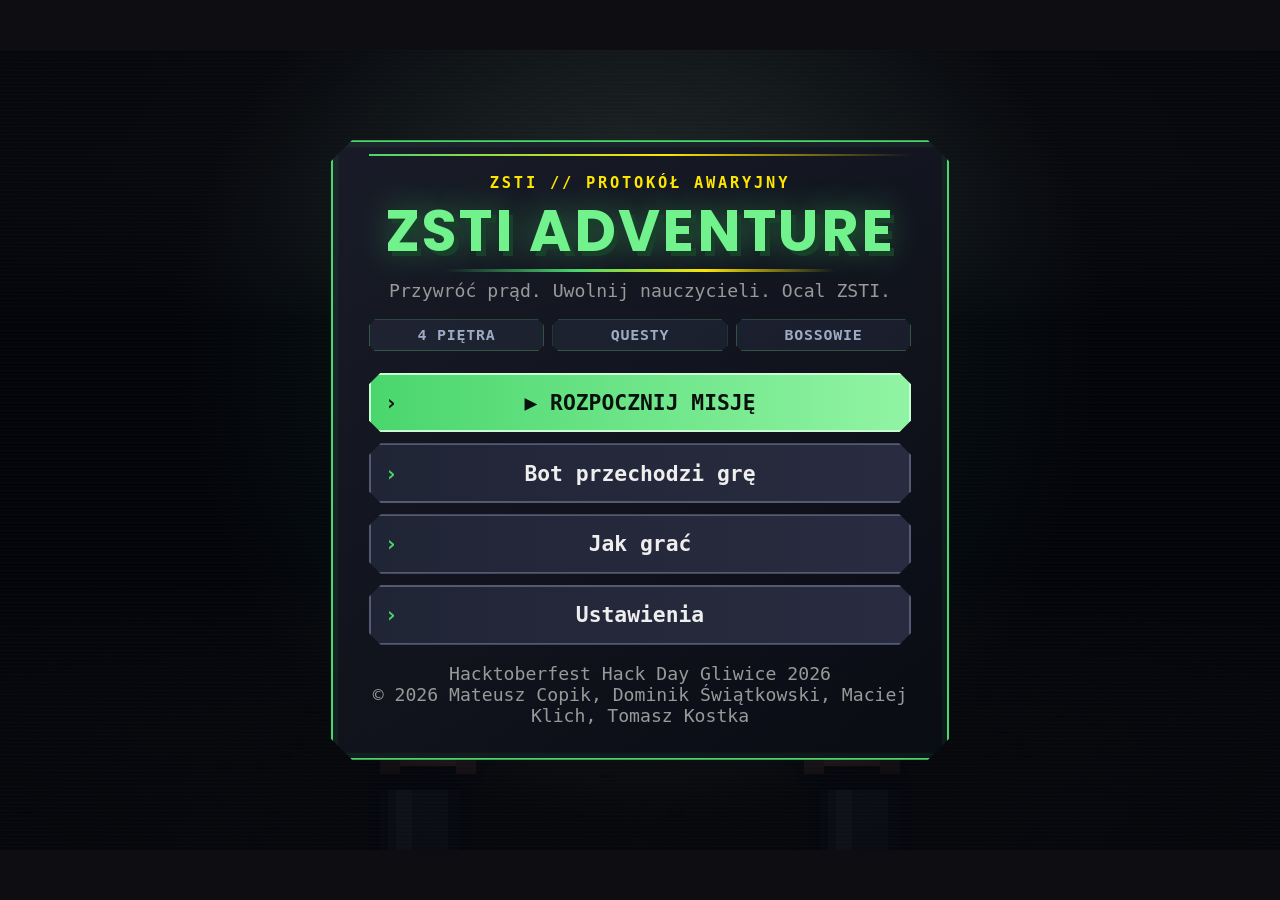
<file: index.html>
<!doctype html>
<html lang="pl" translate="no">
<head>
<meta charset="utf-8">
<meta name="google" content="notranslate">
<meta http-equiv="Content-Language" content="pl">
<meta name="viewport" content="width=device-width, initial-scale=1">
<meta http-equiv="Cache-Control" content="no-cache, no-store, must-revalidate">
<meta http-equiv="Pragma" content="no-cache">
<meta http-equiv="Expires" content="0">
<title>ZSTI ADVENTURE</title>
<script>
// wymusza najnowszy build: gdy version.txt na serwerze jest nowszy niz ta strona (stara kopia z cache), przeladuj z ?v=nowa
(() => {
  const build = '20261015141945';
  fetch('version.txt?t=' + Date.now(), { cache: 'no-store' }).then(r => (r.ok ? r.text() : '')).then(v => {
    v = v.trim();
    const url = new URL(location.href);
    if (v && v !== build && url.searchParams.get('v') !== v) { url.searchParams.set('v', v); location.replace(url); }
  }).catch(() => {});
})();
</script>
<link rel="preconnect" href="https://fonts.googleapis.com">
<link rel="preconnect" href="https://fonts.gstatic.com" crossorigin>
<link rel="stylesheet" href="https://fonts.googleapis.com/css2?family=Poppins:wght@700&display=swap">
<link rel="stylesheet" href="style.css?v=20261015141945">
</head>
<body>
<div id="game">
  <canvas id="screen" width="960" height="600"></canvas>
  <div id="ui" hidden></div>
</div>
<script src="js/settings.js?v=20261015141945"></script>
<script src="js/audio.js?v=20261015141945"></script>
<script src="js/assets.js?v=20261015141945"></script>
<script src="js/school-art.js?v=20261015141945"></script>
<script src="js/icons.js?v=20261015141945"></script>
<script src="js/weapon-art.js?v=20261015141945"></script>
<script src="js/world-data.js?v=20261015141945"></script>
<script src="js/world.js?v=20261015141945"></script>
<script src="js/content.js?v=20261015141945"></script>
<script src="js/quests.js?v=20261015141945"></script>
<script src="js/dialogue.js?v=20261015141945"></script>
<script src="js/battle.js?v=20261015141945"></script>
<script src="js/encounter.js?v=20261015141945"></script>
<script src="js/game.js?v=20261015141945"></script>
<script src="js/autoplay.js?v=20261015141945"></script>
<script src="js/guide.js?v=20261015141945"></script>
<script src="js/scenes.js?v=20261015141945"></script>
<script src="js/render.js?v=20261015141945"></script>
<script src="js/ui.js?v=20261015141945"></script>
<script src="js/main.js?v=20261015141945"></script>
</body>
</html>
</file>
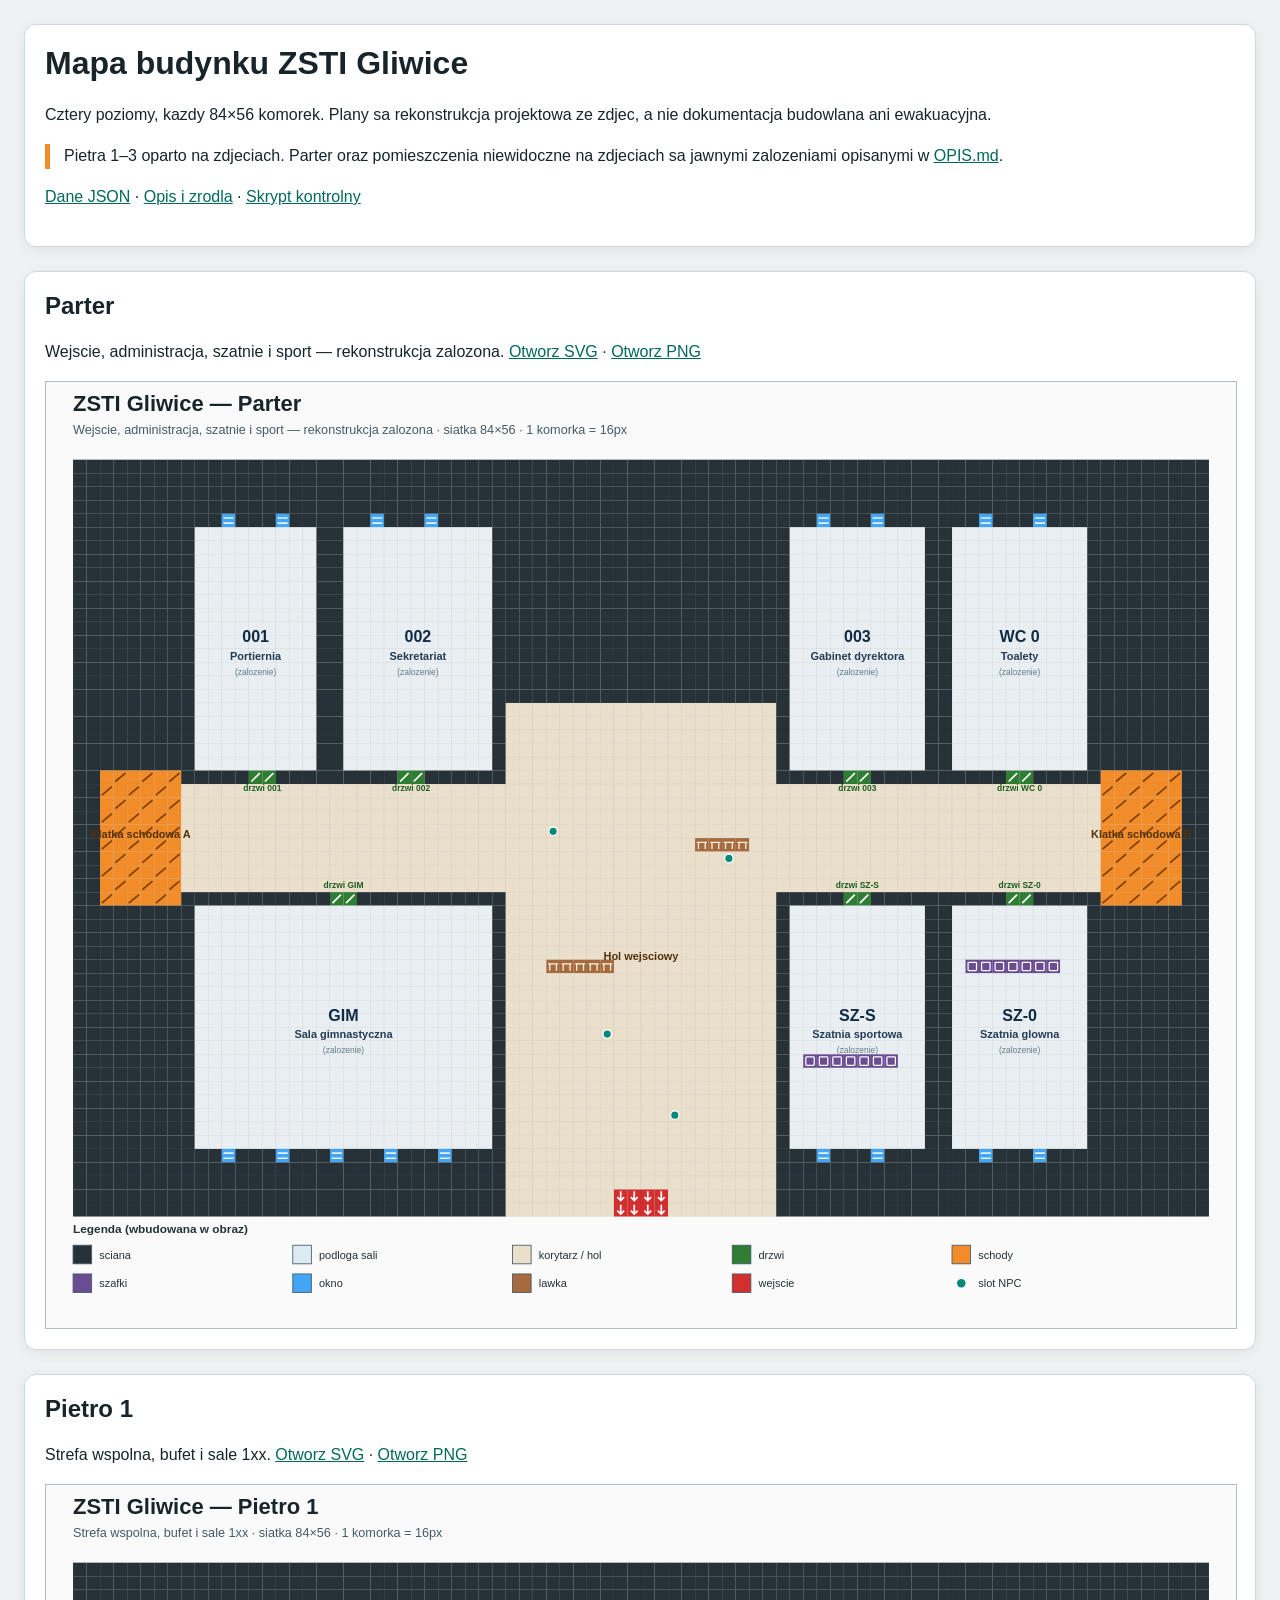
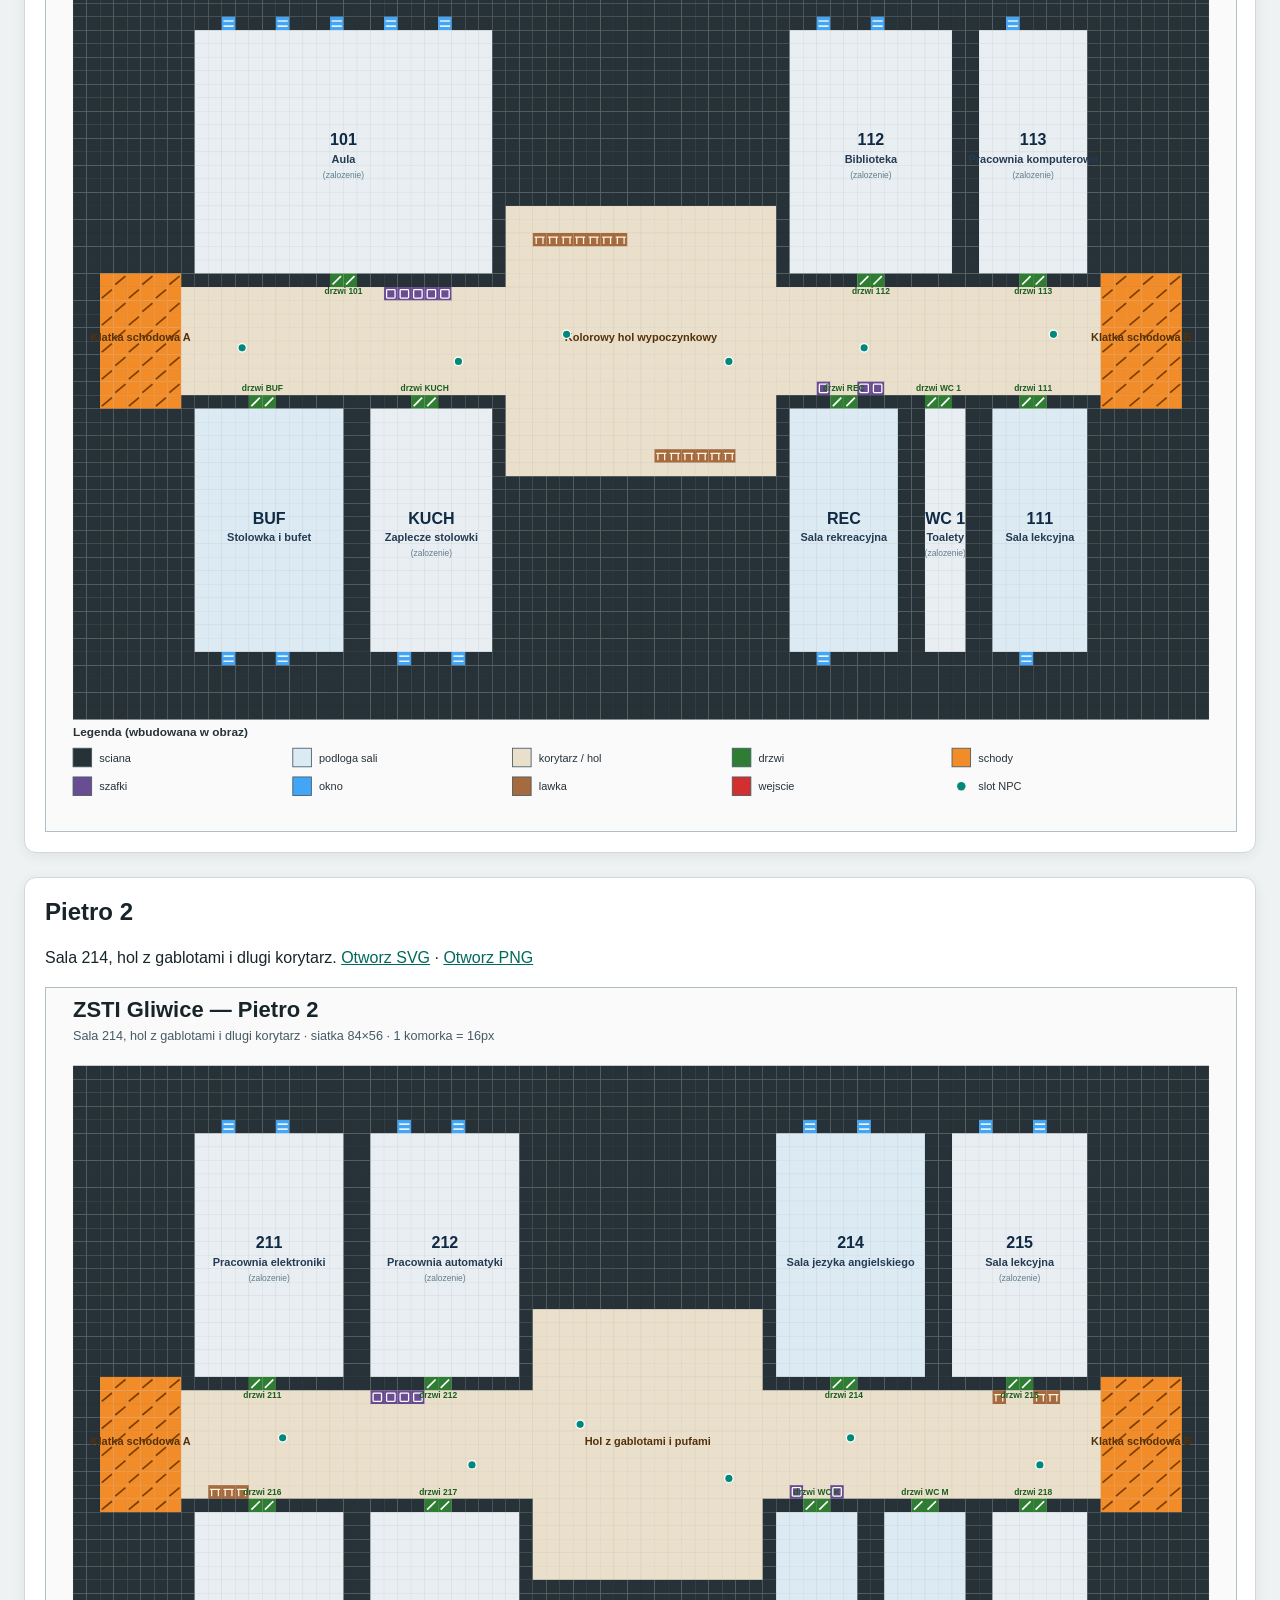
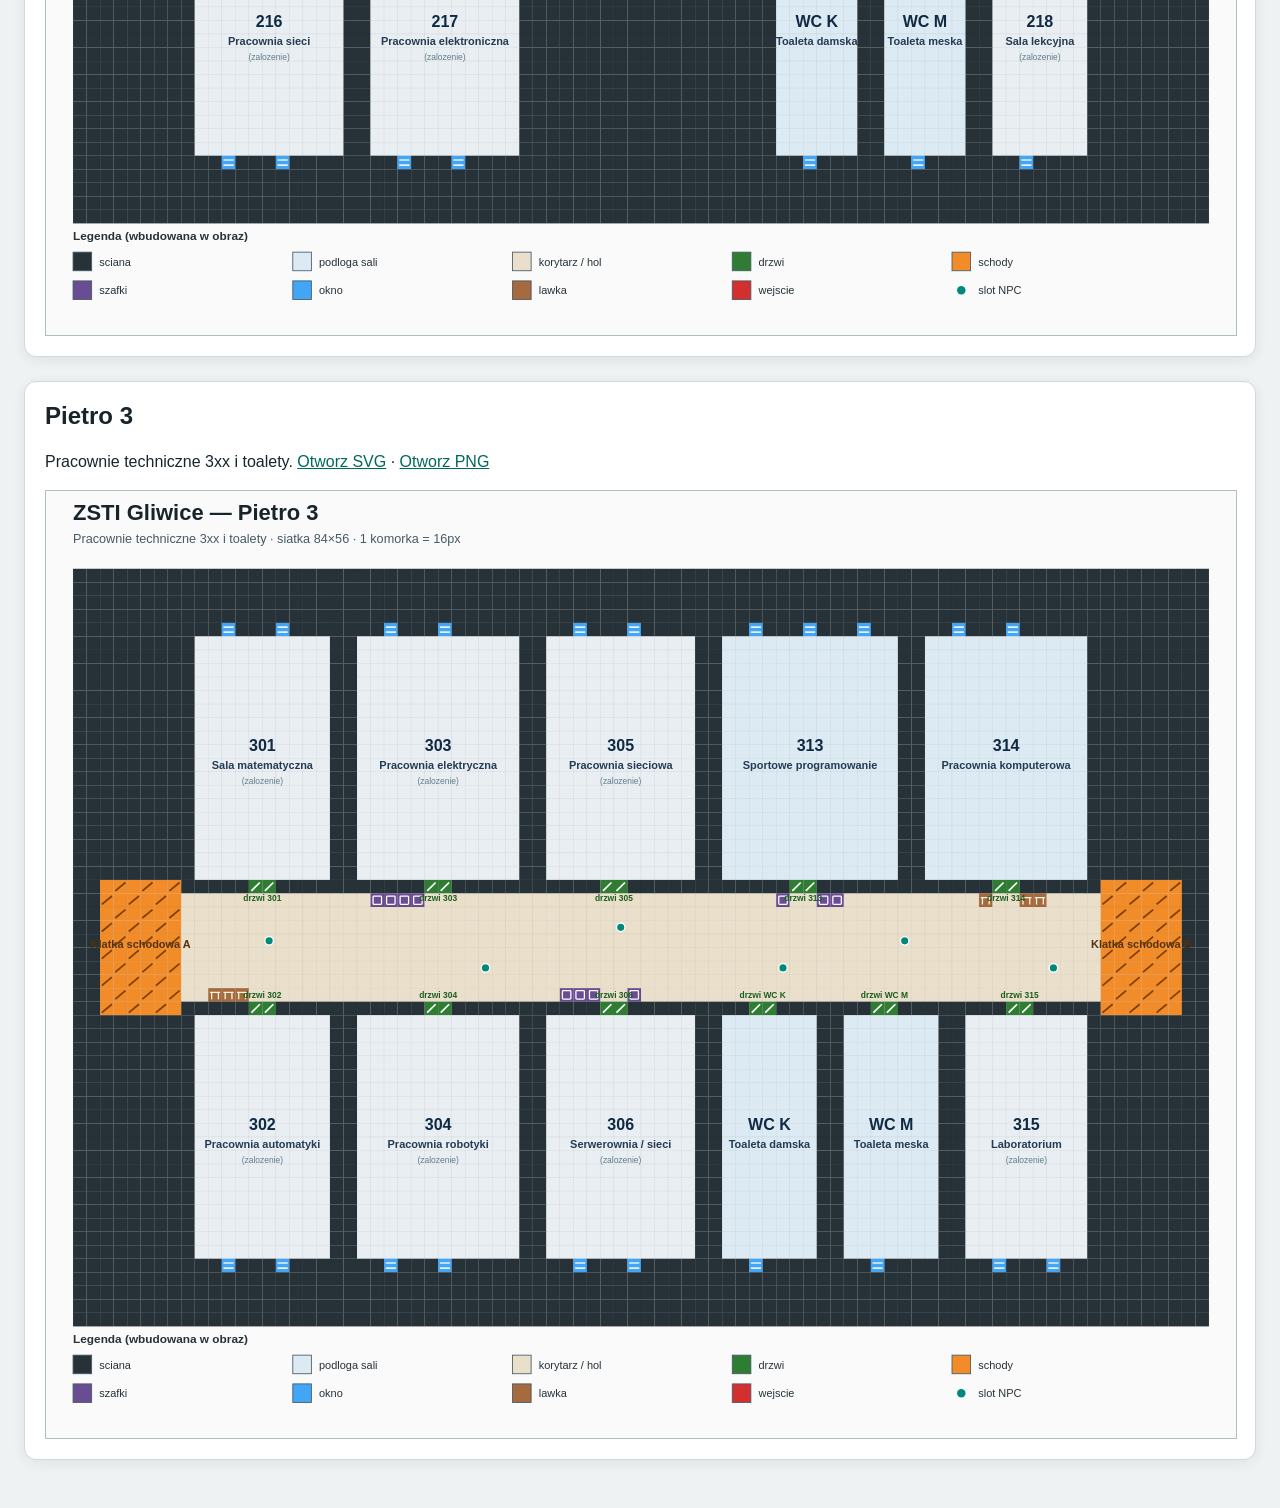
<file: mapa/index.html>
<!doctype html>
<html lang="pl">
<head>
  <meta charset="utf-8">
  <meta name="viewport" content="width=device-width, initial-scale=1">
  <title>Mapa ZSTI Gliwice</title>
  <style>
    :root { color-scheme: light; font-family: -apple-system, BlinkMacSystemFont, "Segoe UI", sans-serif; background: #eef2f3; color: #17252a; }
    body { margin: 0 auto; max-width: 1500px; padding: 24px; }
    header, section { background: white; border: 1px solid #cfd8dc; border-radius: 12px; padding: 20px; margin: 0 0 24px; box-shadow: 0 3px 14px #0001; }
    h1, h2 { margin-top: 0; }
    p { line-height: 1.55; }
    img { width: 100%; height: auto; display: block; border: 1px solid #b0bec5; background: #fafafa; }
    .notice { border-left: 5px solid #f28c28; padding-left: 14px; }
    a { color: #00695c; }
  </style>
</head>
<body>
<header>
  <h1>Mapa budynku ZSTI Gliwice</h1>
  <p>Cztery poziomy, kazdy 84×56 komorek. Plany sa rekonstrukcja projektowa ze zdjec, a nie dokumentacja budowlana ani ewakuacyjna.</p>
  <p class="notice">Pietra 1–3 oparto na zdjeciach. Parter oraz pomieszczenia niewidoczne na zdjeciach sa jawnymi zalozeniami opisanymi w <a href="OPIS.md">OPIS.md</a>.</p>
  <p><a href="mapa.json">Dane JSON</a> · <a href="OPIS.md">Opis i zrodla</a> · <a href="sprawdz.py">Skrypt kontrolny</a></p>
</header>
<section>
  <h2>Parter</h2>
  <p>Wejscie, administracja, szatnie i sport — rekonstrukcja zalozona. <a href="pietro-0.svg">Otworz SVG</a> · <a href="pietro-0.png">Otworz PNG</a></p>
  <img src="pietro-0.svg" alt="Plan: Parter" loading="lazy">
</section><section>
  <h2>Pietro 1</h2>
  <p>Strefa wspolna, bufet i sale 1xx. <a href="pietro-1.svg">Otworz SVG</a> · <a href="pietro-1.png">Otworz PNG</a></p>
  <img src="pietro-1.svg" alt="Plan: Pietro 1" loading="lazy">
</section><section>
  <h2>Pietro 2</h2>
  <p>Sala 214, hol z gablotami i dlugi korytarz. <a href="pietro-2.svg">Otworz SVG</a> · <a href="pietro-2.png">Otworz PNG</a></p>
  <img src="pietro-2.svg" alt="Plan: Pietro 2" loading="lazy">
</section><section>
  <h2>Pietro 3</h2>
  <p>Pracownie techniczne 3xx i toalety. <a href="pietro-3.svg">Otworz SVG</a> · <a href="pietro-3.png">Otworz PNG</a></p>
  <img src="pietro-3.svg" alt="Plan: Pietro 3" loading="lazy">
</section>
</body>
</html>
</file>
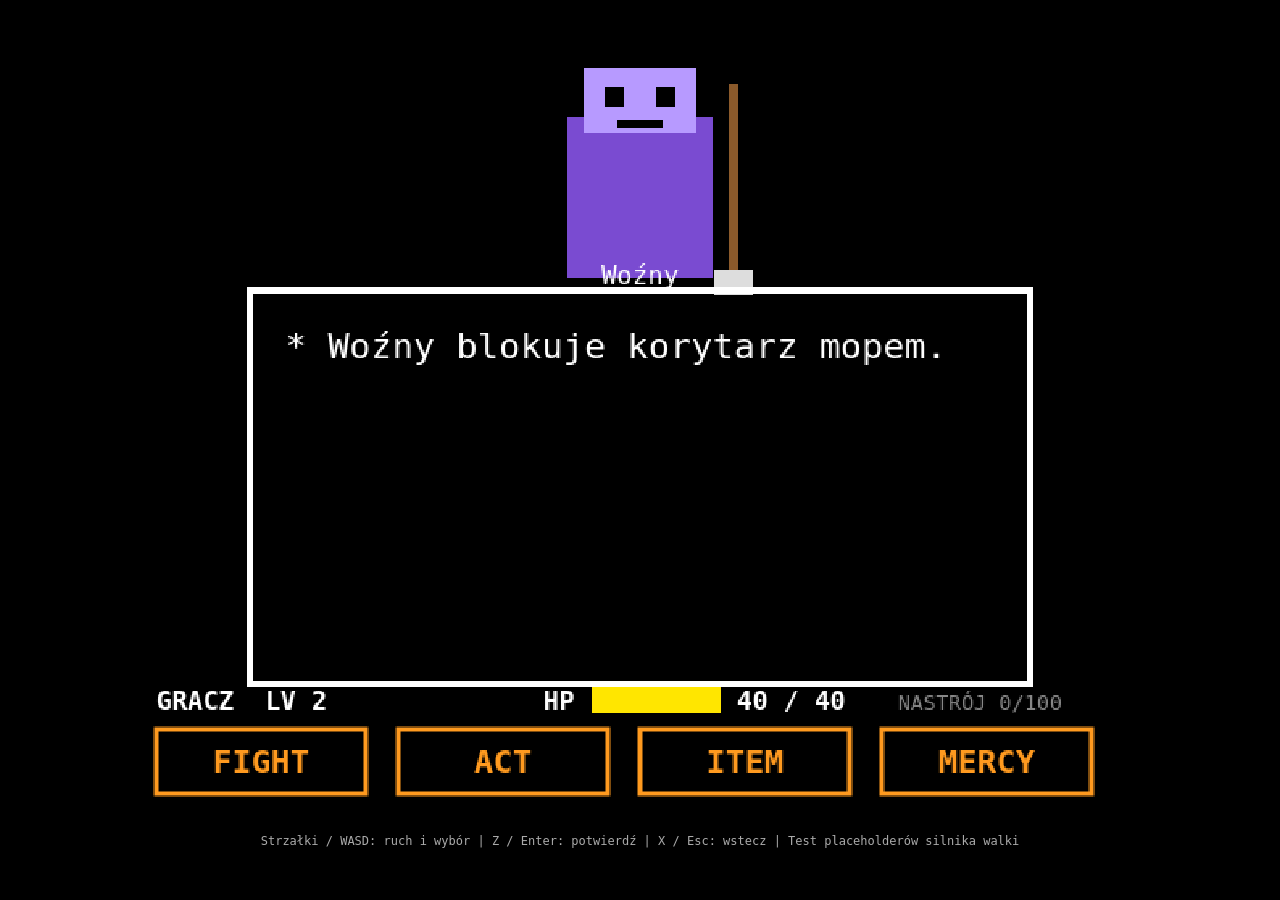
<file: battle-test.html>
<!doctype html>
<html lang="pl">
<head>
<meta charset="utf-8">
<title>Test walki (placeholder)</title>
<style>
  html, body { margin: 0; height: 100%; background: #000; color: #fff; font-family: monospace; }
  body { display: flex; flex-direction: column; align-items: center; justify-content: center; gap: 8px; }
  canvas { height: min(86vh, 72vw); aspect-ratio: 4 / 3; image-rendering: pixelated; background: #000; }
  p { margin: 0; padding: 0 12px; font-size: 12px; color: #aaa; text-align: center; }
</style>
</head>
<body>
<canvas id="c" width="640" height="480"></canvas>
<p>Strzałki / WASD: ruch i wybór | Z / Enter: potwierdź | X / Esc: wstecz | Test placeholderów silnika walki</p>
<script src="js/battle.js"></script>
<script>
const cv = document.getElementById('c'), g = cv.getContext('2d');
const S = 2, BX = 80, BY = 150;                  // skala i pozycja pudelka na ekranie

const BOSS = {
  name: 'Woźny', hp: 40, xp: 80, intro: '* Woźny blokuje korytarz mopem.',
  check: '* WOŹNY. Lubi ciszę i czysty parkiet.',
  killText: '* Woźny pada na ziemię.', spareText: '* Woźny odkłada mop. Walka skończona.',
  flavor: ['* Woźny wyciera podłogę.', '* Czuć środek do mycia.', '* Woźny mruczy o bałaganie.'],
  acts: [
    { id: 'check', label: 'Sprawdź', mercy: 0 },
    { id: 'help', label: 'Pomóż sprzątać', mercy: 35, text: '* Zamiatasz razem z Woźnym. Jest mu miło.' },
    { id: 'talk', label: 'Pogadaj', mercy: 25, text: '* Pytasz o rodzinę. Woźny się rozkleja.' },
    { id: 'insult', label: 'Zwyzywaj', mercy: -20, text: '* Woźny jest urażony.' },
  ],
  patterns: [
    { type: 'rain', rate: 7, speed: 1.5, dmg: 5 },
    { type: 'side', rate: 22, speed: 2.1, dmg: 6 },
    { type: 'wall', rate: 70, speed: 1.3, dmg: 8 },
  ],
};
const PLAYER = { hp: 40, maxHp: 40, level: 2 };
const ITEMS = [{ id: 'food', name: 'Kanapka', heal: 25, count: 2 }];

let b, held = {}, queue = [];
const start = () => { b = createBattle(BOSS, PLAYER, ITEMS, (Math.random() * 1e9) | 0); queue = []; };
start();

const KEYS = {
  ArrowLeft: 'left', KeyA: 'left', ArrowRight: 'right', KeyD: 'right', ArrowUp: 'up', KeyW: 'up', ArrowDown: 'down', KeyS: 'down',
  KeyZ: 'confirm', Enter: 'confirm', KeyX: 'cancel', Escape: 'cancel',
};
addEventListener('keydown', e => {
  const k = KEYS[e.code];
  if (!k) return;
  e.preventDefault();
  if (!e.repeat) queue.push(k);
  held[k] = true;
});
addEventListener('keyup', e => { const k = KEYS[e.code]; if (k) held[k] = false; });

function frameStep() {
  const pressed = {};
  for (const k of queue) pressed[k] = true;
  queue = [];
  if (b.phase === 'end') { if (pressed.confirm) start(); return; }
  stepBattle(b, held, pressed);
}

// --- render ---------------------------------------------------------------
const WHITE = '#fff', ORANGE = '#ff9a1f', YELLOW = '#ffe600', RED = '#ff2a2a';

function typed(text, x, y, maxW) {
  const words = text.split(' '), lines = [];
  let line = '';
  for (const w of words) {
    if (g.measureText(line + w).width > maxW) { lines.push(line); line = ''; }
    line += w + ' ';
  }
  lines.push(line);
  const shown = Math.floor(b.tick / 1.5);                // maszynka do pisania
  let left = shown;
  lines.forEach((l, i) => { g.fillText(l.slice(0, Math.max(0, left)), x, y + i * 26); left -= l.length; });
}

function drawBoss() {
  const shake = b.bar.hit && b.phase === 'text' && b.next === 'dodge' ? Math.sin(b.tick * 1.2) * 6 : 0;
  g.save(); g.translate(320 + shake, 80);
  g.fillStyle = '#7a4bd1'; g.fillRect(-45, -40, 90, 100);              // placeholder: korpus
  g.fillStyle = '#b79aff'; g.fillRect(-35, -70, 70, 40);                // glowa
  g.fillStyle = '#000'; g.fillRect(-22, -58, 12, 12); g.fillRect(10, -58, 12, 12);
  g.fillRect(-14, -38, 28, 5);
  g.fillStyle = '#8b5a2b'; g.fillRect(55, -60, 6, 120);                 // mop
  g.fillStyle = '#ddd'; g.fillRect(46, 55, 24, 16);
  g.restore();
  g.font = '16px monospace'; g.textAlign = 'center'; g.fillStyle = WHITE;
  g.fillText(BOSS.name, 320, 148 - 24 + 20);
  if (b.bar.hit > 0 && b.phase === 'text') {                            // pasek HP po trafieniu
    g.fillStyle = '#333'; g.fillRect(250, 20, 140, 12);
    g.fillStyle = '#2bd62b'; g.fillRect(250, 20, 140 * b.enemyHp / BOSS.hp, 12);
    g.fillStyle = RED; g.font = 'bold 22px monospace'; g.fillText('-' + b.bar.hit, 320, 14);
  }
  g.textAlign = 'left';
}

function drawBox() {
  g.strokeStyle = WHITE; g.lineWidth = 4;
  g.strokeRect(BX - 2, BY - 2, BOX.w * S + 4, BOX.h * S + 4);
}

function heart(x, y, color) {
  g.fillStyle = color;
  g.fillRect(x - 6, y - 6, 5, 5); g.fillRect(x + 1, y - 6, 5, 5);
  g.fillRect(x - 7, y - 3, 14, 5); g.fillRect(x - 5, y + 2, 10, 3); g.fillRect(x - 2, y + 5, 4, 3);
}

function drawDodge() {
  g.fillStyle = WHITE;
  for (const k of b.bullets) { g.beginPath(); g.arc(BX + k.x * S, BY + k.y * S, k.r * S, 0, 7); g.fill(); }
  const blink = b.invuln > 0 && Math.floor(b.invuln / 4) % 2 === 0;
  heart(BX + b.heart.x * S, BY + b.heart.y * S, blink ? '#ffb3b3' : RED);
  g.fillStyle = '#555'; g.fillRect(BX, BY + BOX.h * S + 8, BOX.w * S * (1 - b.dodgeTick / (BOSS.turnTicks || TURN_TICKS)), 4);
}

function drawBar() {
  g.fillStyle = '#222'; g.fillRect(BX + 20, BY + 70, BOX.w * S - 40, 100);
  g.strokeStyle = WHITE; g.strokeRect(BX + 20, BY + 70, BOX.w * S - 40, 100);
  g.fillStyle = '#2bd62b'; g.fillRect(BX + BOX.w * S / 2 - 6, BY + 70, 12, 100);   // srodek = max obrazen
  const x = BX + 20 + (BOX.w * S - 40) * b.bar.pos;
  g.fillStyle = WHITE; g.fillRect(x - 4, BY + 62, 8, 116);
}

function drawMenuText() {
  g.font = '22px monospace';
  if (b.phase === 'text') { g.fillStyle = WHITE; typed(b.text, BX + 20, BY + 40, BOX.w * S - 40); return; }
  if (b.phase === 'menu' && b.menu !== 'main') {
    const list = listFor(b);
    list.forEach((it, i) => {
      g.fillStyle = i === b.cursor ? YELLOW : WHITE;
      g.fillText((i === b.cursor ? '♥ ' : '  ') + (it.label || (it.name + ' x' + it.count)), BX + 30, BY + 40 + i * 32);
    });
    if (b.menu === 'act') { g.fillStyle = '#888'; g.font = '14px monospace'; g.fillText('Nastrój bossa: ' + b.mercy + '/100', BX + 30, BY + 220); }
  } else if (b.phase === 'menu') {
    g.fillStyle = WHITE; typed(BOSS.flavor[b.turn % BOSS.flavor.length], BX + 20, BY + 40, BOX.w * S - 40);
  }
}

function drawButtons() {
  const labels = ['FIGHT', 'ACT', 'ITEM', 'MERCY'];
  labels.forEach((l, i) => {
    const x = 20 + i * 150, sel = b.phase === 'menu' && b.menu === 'main' && b.cursor === i;
    g.strokeStyle = sel ? YELLOW : ORANGE; g.lineWidth = 3; g.strokeRect(x, 420, 130, 40);
    g.fillStyle = sel ? YELLOW : ORANGE; g.font = 'bold 20px monospace'; g.textAlign = 'center';
    g.fillText(l, x + 65, 447); g.textAlign = 'left';
    if (sel) heart(x + 16, 440, RED);
  });
}

function drawStats() {
  g.font = 'bold 16px monospace'; g.fillStyle = WHITE;
  g.fillText('GRACZ  LV ' + PLAYER.level, 20, 408);
  g.fillText('HP', 260, 408);
  g.fillStyle = RED; g.fillRect(290, 394, 80, 16);
  g.fillStyle = YELLOW; g.fillRect(290, 394, 80 * b.hp / b.maxHp, 16);
  g.fillStyle = WHITE; g.fillText(b.hp + ' / ' + b.maxHp, 380, 408);
  g.fillStyle = '#888'; g.font = '13px monospace';
  g.fillText('NASTRÓJ ' + b.mercy + '/100', 480, 408);
}

function drawEnd() {
  g.fillStyle = 'rgba(0,0,0,.8)'; g.fillRect(0, 0, 640, 480);
  const r = battleResult(b), title = { killed: 'ZWYCIĘSTWO (zabity)', spared: 'ZWYCIĘSTWO (oszczędzony)', lost: 'PRZEGRANA' }[r.outcome];
  g.textAlign = 'center'; g.fillStyle = r.outcome === 'lost' ? RED : YELLOW; g.font = 'bold 34px monospace';
  g.fillText(title, 320, 210);
  g.fillStyle = WHITE; g.font = '20px monospace';
  g.fillText('XP: ' + r.xp + '   HP: ' + r.hp, 320, 255);
  g.fillText('Z: jeszcze raz', 320, 300); g.textAlign = 'left';
}

function render() {
  g.clearRect(0, 0, 640, 480);
  drawBoss(); drawBox();
  if (b.phase === 'dodge') drawDodge(); else if (b.phase === 'bar') drawBar(); else drawMenuText();
  drawStats(); drawButtons();
  if (b.phase === 'end') drawEnd();
  window.__battle = { phase: b.phase, menu: b.menu, hp: b.hp, mercy: b.mercy, enemyHp: b.enemyHp, outcome: b.outcome };
}

let last = performance.now(), acc = 0;
function loop(now) {
  acc += Math.min(100, now - last); last = now;
  while (acc >= 1000 / 60) { frameStep(); acc -= 1000 / 60; }
  render();
  requestAnimationFrame(loop);
}
requestAnimationFrame(loop);
</script>
</body>
</html>
</file>
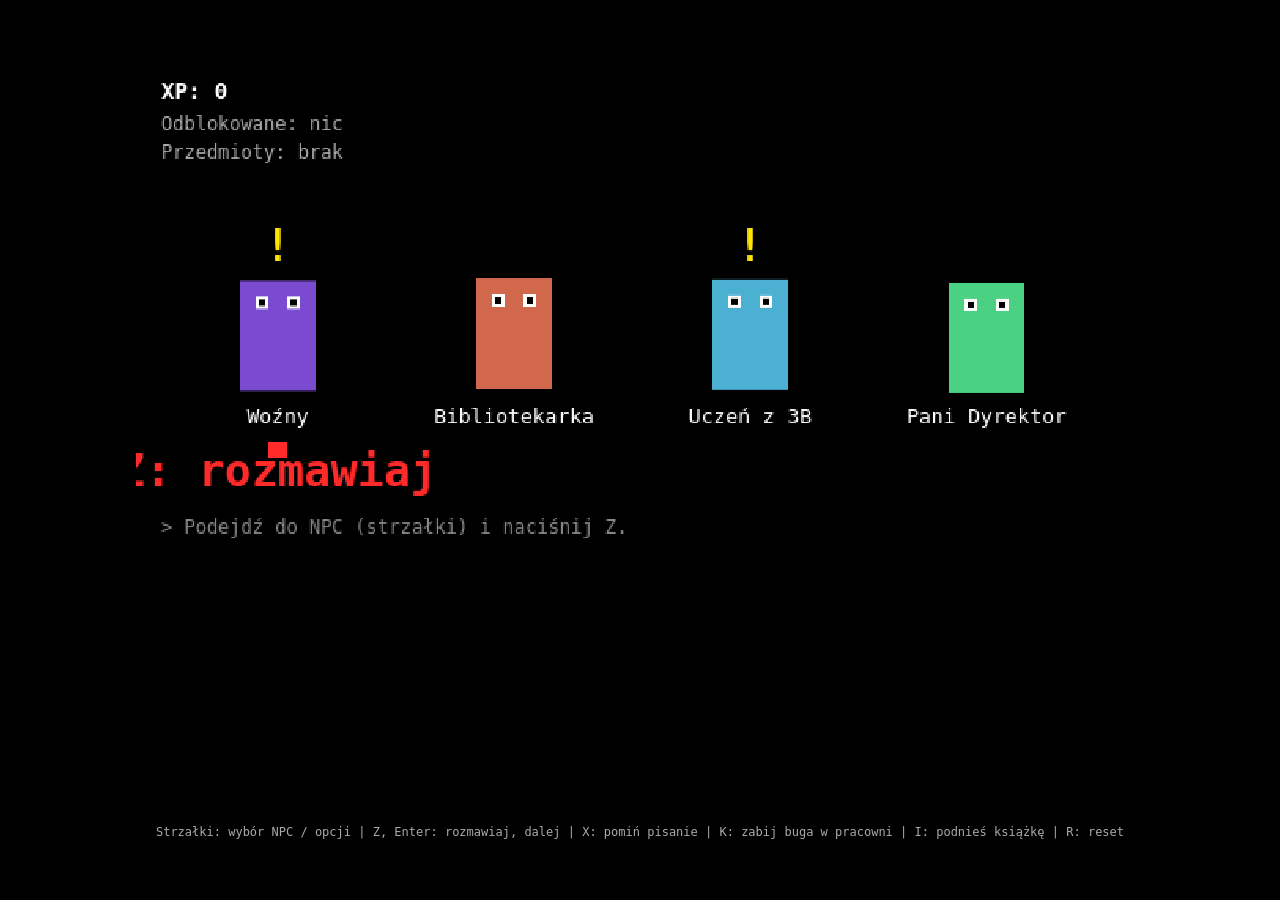
<file: dialogue-test.html>
<!doctype html>
<html lang="pl">
<head>
<meta charset="utf-8">
<title>Test rozmów z NPC (placeholder)</title>
<style>
  html, body { margin: 0; height: 100%; background: #000; color: #fff; font-family: monospace; }
  body { display: flex; flex-direction: column; align-items: center; justify-content: center; gap: 8px; }
  canvas { height: min(84vh, 72vw); aspect-ratio: 4 / 3; image-rendering: pixelated; background: #000; }
  p { margin: 0; padding: 0 12px; font-size: 12px; color: #aaa; text-align: center; }
</style>
</head>
<body>
<canvas id="c" width="640" height="480"></canvas>
<p>Strzałki: wybór NPC / opcji | Z, Enter: rozmawiaj, dalej | X: pomiń pisanie | K: zabij buga w pracowni | I: podnieś książkę | R: reset</p>
<script src="js/quests.js"></script>
<script src="js/dialogue.js"></script>
<script>
const cv = document.getElementById('c'), g = cv.getContext('2d');

// --- dane testowe: NPC i questy (placeholdery, docelowo w osobnym pliku danych) ---
const NPCS = {
  woznica: { name: 'Woźny', color: '#7a4bd1', voice: { pitch: 140 }, quests: ['sprzatanie'],
    idle: [{ text: '* Cisza na korytarzu. {p}Lubię to.', face: 'smile' }],
    idleRepeat: [['* Znowu Ty?', '* {s:0.2}Idź już...{/s} {p}mam co robić.'], ['* Pytaj, o co chcesz.{p} Ale nie wiem nic.']] },
  bibliotekarka: { name: 'Bibliotekarka', color: '#d1684b', voice: { pitch: 380 }, quests: ['ksiazka'],
    idle: [{ text: '* Ciii. {p}To biblioteka... {p}no, prawie.', face: 'smile' }], idleRepeat: [['* {shake}Ciii!{/shake}']] },
  uczen: { name: 'Uczeń z 3B', color: '#4bb0d1', voice: { pitch: 260 }, quests: ['wiadomosc'],
    idle: ['* Nie mam czasu, {p}kartkówka!'], idleRepeat: [['* Jeszcze tu jesteś?']] },
  dyrektor: { name: 'Pani Dyrektor', color: '#4bd183', voice: { pitch: 200 }, quests: ['klucz-do-auli'],
    idle: ['* Słucham?'], idleRepeat: [['* Jeśli to nie pilne,{p} wróć później.']] },
};
const DEFS = {
  sprzatanie: { id: 'sprzatanie', title: 'Sprzątanie w pracowni', type: 'kill', giver: 'woznica', zone: 'pracownia', zoneName: 'Pracownia', count: 3,
    offerLines: [{ text: '* Słuchaj, {p}mamy {c:red}problem{/c}.', face: 'sad' }, '* W pracowni {shake}lęgną się bugi{/shake}.{p} Wszędzie kable i robaki.', { text: '* Pomożesz mi?', face: 'smile' }],
    activeLines: ['* Jeszcze nie skończyłeś w pracowni.'], doneLines: [{ text: '* Czysto! {p}Dzięki, szkoła Ci dziękuje.', face: 'smile' }, '* Otworzę Ci {c:yellow}bibliotekę{/c}.'],
    reward: { xp: 50, unlock: ['drzwi-biblioteki'] } },
  ksiazka: { id: 'ksiazka', title: 'Zaginiona książka', type: 'fetch', giver: 'bibliotekarka', item: 'ksiazka', itemName: 'Książka', requires: ['sprzatanie'],
    offerLines: ['* Zgubiłam {c:yellow}książkę{/c}.{p} Ktoś ją schował.', '* Znajdź ją, {p}proszę.'], activeLines: ['* Szukaj dalej.'],
    doneLines: ['* Jest! {p}Wiedziałam, że się uda.'], reward: { xp: 30 } },
  wiadomosc: { id: 'wiadomosc', title: 'Liścik', type: 'talk', giver: 'uczen', to: 'dyrektor',
    offerLines: ['* Zaniesiesz ten liścik {p}do Pani Dyrektor?', '* Ja się {shake}boję{/shake}.'], deliverLines: ['* Ach, {p}od ucznia. Dziękuję.'],
    deliverLabel: 'Podaj liścik', activeLines: ['* Poszło?'], doneLines: ['* Super! {p}Jesteś wielki.'], reward: { xp: 20 } },
  'klucz-do-auli': { id: 'klucz-do-auli', title: 'Klucz do auli', type: 'kill', giver: 'dyrektor', zone: 'aula', zoneName: 'Aula', count: 1, requires: ['sprzatanie', 'ksiazka'],
    offerLines: ['* Aula czeka. {p}Pokonaj tam bossa.'], activeLines: ['* Aula.'], doneLines: ['* Brawo.'], reward: { xp: 100, unlock: ['drzwi-auli'] } },
};

// --- stan ---------------------------------------------------------------------
let qs, xp, log, sel, dlg, npcId, held = {}, queue = [], tick = 0;
function reset() { qs = createQuestState(); xp = 0; log = ['Podejdź do NPC (strzałki) i naciśnij Z.']; sel = 0; dlg = null; npcId = null; }
reset();
const ids = Object.keys(NPCS);

function apply(effects) {
  for (const e of effects) {
    if (e.type === 'xp') { xp += e.amount; log.unshift('+' + e.amount + ' XP'); }
    else if (e.type === 'unlock') log.unshift('Odblokowano: ' + e.id);
    else if (e.type === 'accepted') log.unshift('Quest: ' + DEFS[e.quest].title);
    else if (e.type === 'ready') log.unshift('Cel wykonany: ' + DEFS[e.quest].title);
    else if (e.type === 'done') log.unshift('Quest ukończony: ' + DEFS[e.quest].title);
  }
  log = log.slice(0, 5);
}

function talk(id) {
  const node = dialogFor(qs, DEFS, NPCS, id);
  noteTalk(qs, id);
  dlg = createDialogue({ ...node, voice: NPCS[id].voice });
  npcId = id;
}

// --- dzwiek: blipy jak w Undertale ---------------------------------------------
let actx = null;
function blip(pitch, dur = 0.045, vol = 0.07) {
  try {
    actx = actx || new (window.AudioContext || window.webkitAudioContext)();
    const o = actx.createOscillator(), v = actx.createGain(), t = actx.currentTime;
    o.type = 'square'; o.frequency.value = pitch * (0.92 + Math.random() * 0.16);
    v.gain.setValueAtTime(vol, t); v.gain.exponentialRampToValueAtTime(0.001, t + dur);
    o.connect(v); v.connect(actx.destination); o.start(t); o.stop(t + dur);
  } catch (_) {}
}

// --- wejscie --------------------------------------------------------------------
const KEYS = { ArrowLeft: 'left', ArrowRight: 'right', ArrowUp: 'up', ArrowDown: 'down', KeyA: 'left', KeyD: 'right', KeyW: 'up', KeyS: 'down',
  KeyZ: 'confirm', Enter: 'confirm', KeyX: 'cancel', Escape: 'cancel', KeyK: 'kill', KeyI: 'item', KeyR: 'reset' };
addEventListener('keydown', e => { const k = KEYS[e.code]; if (!k) return; e.preventDefault(); if (!e.repeat) queue.push(k); });

function frameStep() {
  const pressed = {};
  for (const k of queue) pressed[k] = true;
  queue = []; tick++;
  if (pressed.reset) return reset();
  if (!dlg) {
    if (pressed.left) sel = (sel + ids.length - 1) % ids.length;
    if (pressed.right) sel = (sel + 1) % ids.length;
    if (pressed.confirm) talk(ids[sel]);
    if (pressed.kill) apply(onQuestKill(qs, DEFS, 'pracownia').map(e => e).concat([]));
    if (pressed.item) apply(onQuestItem(qs, DEFS, 'ksiazka'));
    return;
  }
  stepDialogue(dlg, pressed);
  for (const e of dlg.events) if (e.type === 'blip') blip(e.pitch); else if (e.type === 'move') blip(520, 0.03); else if (e.type === 'select') blip(780, 0.06);
  if (dialogueDone(dlg)) {
    apply(chooseDialog(qs, DEFS, NPCS, npcId, dlg.result));
    dlg = null;
  }
}

// --- render ---------------------------------------------------------------------
const FACE = { smile: ['#000', 'smile'], sad: ['#456', 'sad'], angry: ['#c22', 'angry'] };

function drawNpc(id, i) {
  const x = 90 + i * 150, y = 190, n = NPCS[id], mark = npcMarker(qs, DEFS, NPCS, id), bob = Math.sin((tick + i * 20) / 18) * 2;
  g.fillStyle = n.color; g.fillRect(x - 24, y - 50 + bob, 48, 70);
  g.fillStyle = '#fff'; g.fillRect(x - 14, y - 40 + bob, 8, 8); g.fillRect(x + 6, y - 40 + bob, 8, 8);
  g.fillStyle = '#000'; g.fillRect(x - 12, y - 38 + bob, 4, 4); g.fillRect(x + 8, y - 38 + bob, 4, 4);
  g.fillStyle = '#fff'; g.font = '13px monospace'; g.textAlign = 'center'; g.fillText(n.name, x, y + 40);
  if (mark) { g.fillStyle = mark === '?' ? '#4ad66d' : '#ffe600'; g.font = 'bold 28px monospace'; g.fillText(mark, x, y - 62 + bob); }
  if (!dlg && sel === i) { g.fillStyle = '#ff2a2a'; g.fillRect(x - 6, y + 52, 12, 10); g.fillText('Z: rozmawiaj', x, y + 80); }
  g.textAlign = 'left';
}

function drawHud() {
  g.fillStyle = '#fff'; g.font = 'bold 14px monospace'; g.fillText('XP: ' + xp, 16, 24);
  g.fillStyle = '#aaa'; g.font = '12px monospace';
  g.fillText('Odblokowane: ' + (qs.unlocked.join(', ') || 'nic'), 16, 44);
  g.fillText('Przedmioty: ' + (qs.items.join(', ') || 'brak'), 16, 62);
  const tr = trackedQuests(qs, DEFS, NPCS);
  g.fillStyle = '#ffe600'; g.font = 'bold 13px monospace'; g.fillText(tr.length ? 'ZADANIA' : '', 420, 24);
  tr.forEach((t, i) => { g.fillStyle = t.ready ? '#4ad66d' : '#fff'; g.font = '12px monospace'; g.fillText(t.title + ': ' + t.text, 420, 44 + i * 18); });
  g.fillStyle = '#888'; g.font = '12px monospace';
  log.forEach((l, i) => g.fillText('> ' + l, 16, 300 + i * 16));
}

function wrapChars(chars, maxW) {                       // zawijanie na pelnym tekscie strony, zeby slowa nie skakaly
  g.font = '22px monospace';
  const lines = [[]]; let w = 0, word = [];
  const flush = () => { if (w + word.length * 13.2 > maxW && lines[lines.length - 1].length) { lines.push([]); w = 0; } lines[lines.length - 1].push(...word); w += word.length * 13.2; word = []; };
  for (const c of chars) { word.push(c); if (c.ch === ' ') flush(); }
  flush();
  return lines;
}

function drawDialogue() {
  const bx = 24, by = 330, bw = 592, bh = 138;
  g.fillStyle = '#000'; g.fillRect(bx, by, bw, bh);
  g.strokeStyle = '#fff'; g.lineWidth = 6; g.strokeRect(bx, by, bw, bh);
  const face = pageFace(dlg), textX = face || true ? bx + 120 : bx + 24;
  // portret: kwadrat w kolorze NPC z prosta mina
  const n = NPCS[npcId], px = bx + 18, py = by + 22;
  g.fillStyle = n.color; g.fillRect(px, py, 84, 84);
  g.fillStyle = '#fff'; g.fillRect(px + 16, py + 22, 14, 14); g.fillRect(px + 54, py + 22, 14, 14);
  g.fillStyle = '#000'; g.fillRect(px + 20, py + 26, 6, 6); g.fillRect(px + 58, py + 26, 6, 6);
  g.fillRect(px + 22, py + (face === 'sad' ? 62 : 56), 40, 5);
  if (face === 'smile') { g.fillRect(px + 18, py + 52, 5, 5); g.fillRect(px + 61, py + 52, 5, 5); }
  if (face === 'sad') { g.fillRect(px + 18, py + 66, 5, 5); g.fillRect(px + 61, py + 66, 5, 5); }
  // tekst
  const lines = wrapChars(allChars(dlg), bw - 150), shown = visibleChars(dlg).length;
  g.font = '22px monospace'; g.textBaseline = 'top';
  let k = 0;
  lines.forEach((ln, li) => {
    let x = textX;
    ln.forEach(c => {
      if (k < shown) {
        const sx = c.shake ? (Math.random() - 0.5) * 3 : 0, sy = c.shake ? (Math.random() - 0.5) * 3 : 0;
        g.fillStyle = c.color || '#fff'; g.fillText(c.ch, x + sx, by + 22 + li * 28 + sy);
      }
      x += 13.2; k++;
    });
  });
  g.textBaseline = 'alphabetic';
  if (dlg.phase === 'wait' && dlg.options.length <= 1 && Math.floor(tick / 20) % 2 === 0) { g.fillStyle = '#fff'; g.fillRect(bx + bw - 34, by + bh - 26, 14, 10); }   // znacznik "dalej"
  if (dlg.phase === 'choice') {
    dlg.options.forEach((o, i) => {
      const ox = bx + 140 + i * 210, oy = by + bh - 34;
      if (dlg.cursor === i) { g.fillStyle = '#ff2a2a'; g.fillRect(ox - 22, oy + 4, 12, 10); }
      g.fillStyle = dlg.cursor === i ? '#ffe600' : '#fff'; g.font = '20px monospace'; g.fillText('* ' + o.label, ox, oy);
    });
  }
  g.fillStyle = '#fff'; g.font = 'bold 13px monospace'; g.fillText(dlg.npc, bx + 20, by - 8);
}

function render() {
  g.clearRect(0, 0, 640, 480);
  ids.forEach(drawNpc);
  drawHud();
  if (dlg) drawDialogue();
  window.__d = { phase: dlg && dlg.phase, page: dlg && dlg.page, xp, quests: JSON.stringify(qs.quests) };
}

let last = performance.now(), acc = 0;
function loop(now) {
  acc += Math.min(100, now - last); last = now;
  while (acc >= 1000 / 60) { frameStep(); acc -= 1000 / 60; }
  render();
  requestAnimationFrame(loop);
}
requestAnimationFrame(loop);
</script>
</body>
</html>
</file>
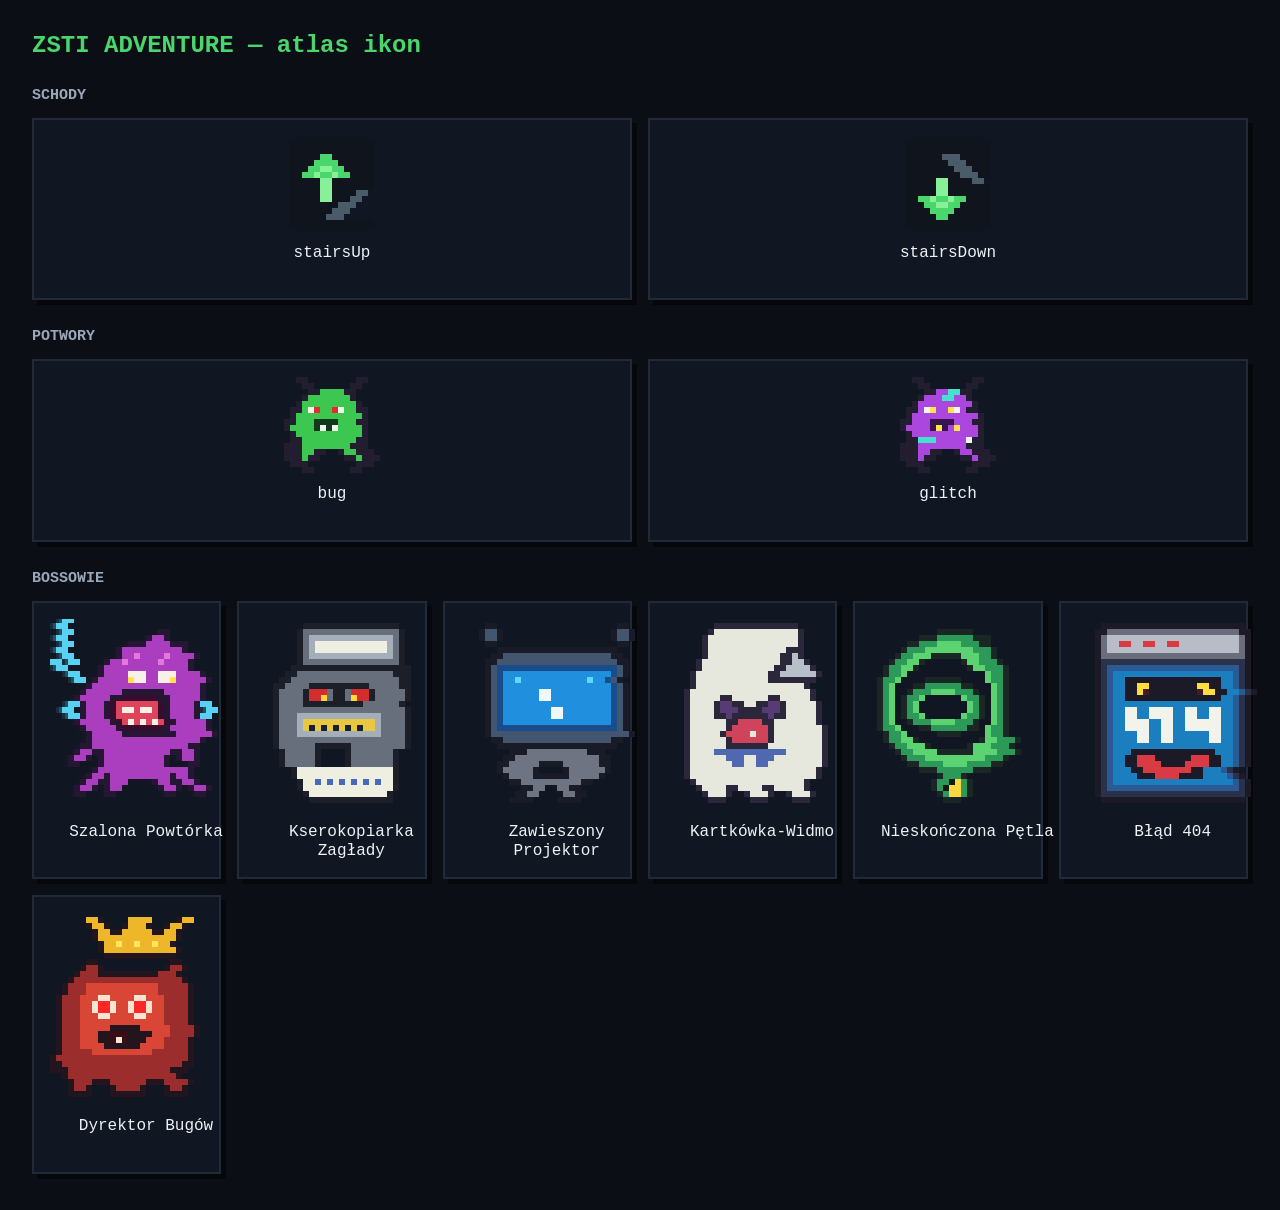
<file: icons-test.html>
<!doctype html>
<html lang="pl">
<head>
  <meta charset="utf-8">
  <meta name="viewport" content="width=device-width, initial-scale=1">
  <title>ZSTI ADVENTURE — ikony</title>
  <style>
    * { box-sizing: border-box; }
    body {
      margin: 0;
      padding: 32px;
      color: #eef2f7;
      background: #0b0e14;
      font-family: ui-monospace, SFMono-Regular, Consolas, monospace;
    }
    h1 { margin: 0 0 28px; color: #4ad66d; font-size: 24px; }
    h2 { margin: 28px 0 14px; color: #9aa8ba; font-size: 15px; text-transform: uppercase; }
    .grid { display: grid; grid-template-columns: repeat(auto-fit, minmax(180px, 1fr)); gap: 16px; }
    .card {
      display: grid;
      place-items: center;
      min-height: 150px;
      padding: 16px;
      border: 2px solid #202a38;
      background: #111722;
      box-shadow: 5px 5px 0 #05070a;
    }
    .boss { min-height: 260px; }
    canvas { display: block; image-rendering: pixelated; }
    p { min-height: 2.4em; margin: 12px 0 0; text-align: center; line-height: 1.2; }
  </style>
</head>
<body>
  <h1>ZSTI ADVENTURE — atlas ikon</h1>
  <h2>Schody</h2>
  <section class="grid" id="stairs"></section>
  <h2>Potwory</h2>
  <section class="grid" id="monsters"></section>
  <h2>Bossowie</h2>
  <section class="grid" id="bosses"></section>

  <script src="js/assets.js"></script>
  <script src="js/icons.js"></script>
  <script>
    const stairs = ['stairsUp', 'stairsDown'];
    const monsters = ['bug', 'glitch'];
    const bosses = [
      'Szalona Powtórka',
      'Kserokopiarka Zagłady',
      'Zawieszony Projektor',
      'Kartkówka-Widmo',
      'Nieskończona Pętla',
      'Błąd 404',
      'Dyrektor Bugów',
    ];

    function addCard(parent, name, size, boss) {
      const card = document.createElement('article');
      const canvas = document.createElement('canvas');
      const label = document.createElement('p');
      card.className = boss ? 'card boss' : 'card';
      canvas.width = size;
      canvas.height = size;
      canvas.dataset.icon = name;
      label.textContent = name;
      card.append(canvas, label);
      parent.append(card);
      if (!boss) drawIcon(canvas.getContext('2d'), name, 0, 0, 6);
    }

    stairs.forEach(name => addCard(document.querySelector('#stairs'), name, 96, false));
    monsters.forEach(name => addCard(document.querySelector('#monsters'), name, 96, false));
    bosses.forEach(name => addCard(document.querySelector('#bosses'), name, 192, true));

    function animate(t) {
      document.querySelectorAll('#bosses canvas').forEach(canvas => {
        const ctx = canvas.getContext('2d');
        ctx.clearRect(0, 0, canvas.width, canvas.height);
        drawBossPortrait(ctx, canvas.dataset.icon, 96, 96, 6, t / 16.67);
      });
      requestAnimationFrame(animate);
    }

    requestAnimationFrame(animate);
  </script>
</body>
</html>
</file>
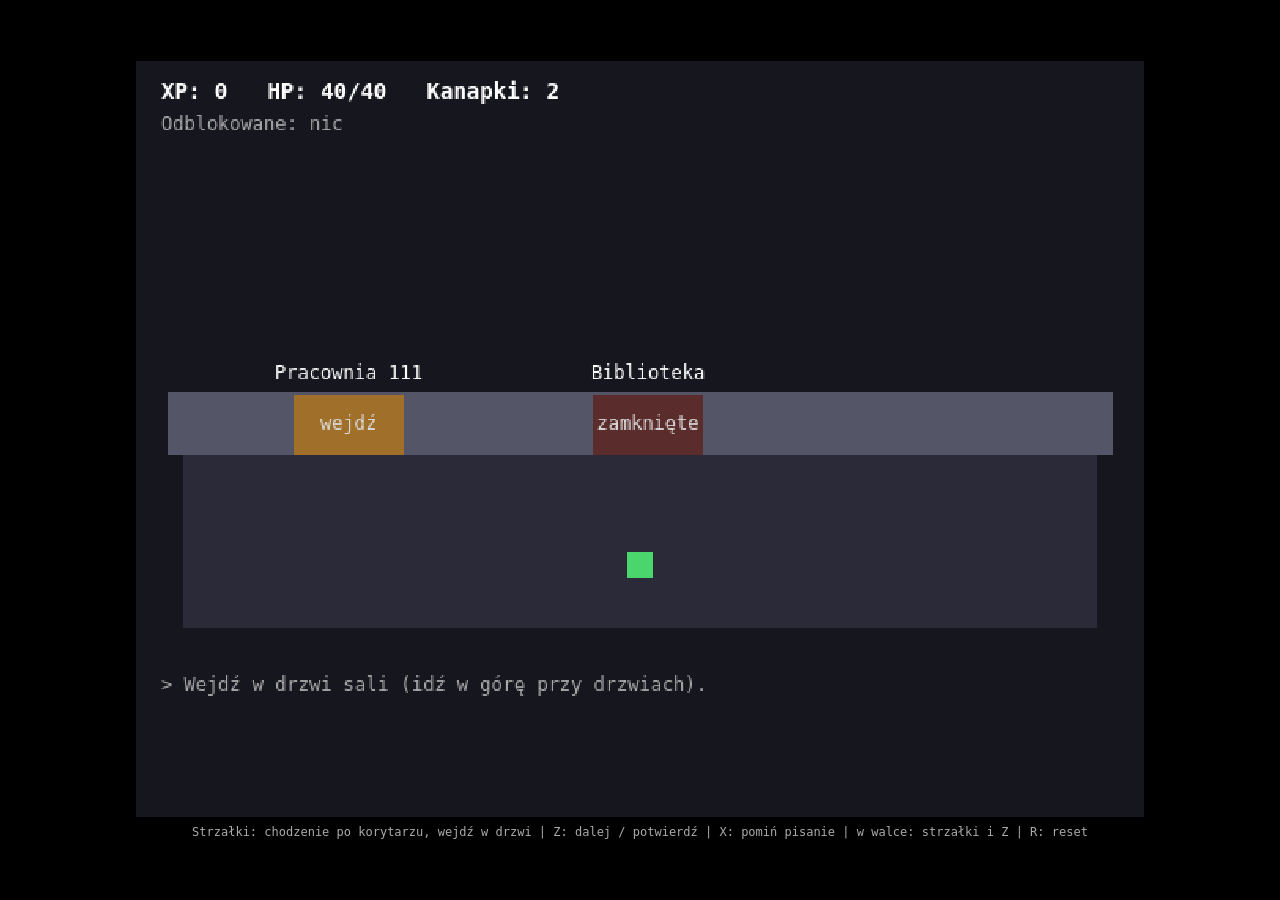
<file: room-test.html>
<!doctype html>
<html lang="pl">
<head>
<meta charset="utf-8">
<title>Test wejścia do sali (placeholder)</title>
<style>
  html, body { margin: 0; height: 100%; background: #000; color: #fff; font-family: monospace; }
  body { display: flex; flex-direction: column; align-items: center; justify-content: center; gap: 8px; }
  canvas { height: min(84vh, 72vw); aspect-ratio: 4 / 3; image-rendering: pixelated; background: #000; }
  p { margin: 0; padding: 0 12px; font-size: 12px; color: #aaa; text-align: center; }
</style>
</head>
<body>
<canvas id="c" width="640" height="480"></canvas>
<p>Strzałki: chodzenie po korytarzu, wejdź w drzwi | Z: dalej / potwierdź | X: pomiń pisanie | w walce: strzałki i Z | R: reset</p>
<script src="js/dialogue.js"></script>
<script src="js/battle.js"></script>
<script src="js/encounter.js"></script>
<script src="js/scenes.js"></script>
<script>
const cv = document.getElementById('c'), g = cv.getContext('2d');

// --- dane testowe sal (placeholdery, docelowo w pliku danych swiata) --------------
const ROOMS = [
  { id: 'pracownia', name: 'Pracownia 111', door: { x: 100, w: 70 }, requires: null,
    teacher: { name: 'Pan od informatyki', voice: { pitch: 160 }, look: { color: '#4bb0d1' },
      intro: [{ text: '* Dobrze, że jesteś.{p} Potrzebuję {c:yellow}pomocy{/c}.', face: 'sad' },
              '* W tej sali zalęgła się {shake}Szalona Powtórka{/shake}.{p} Powtarza wszystko {c:red}w kółko{/c}.',
              { text: '* Nikt nie może zrobić lekcji.{p} Spróbuj ją uspokoić...{p} albo pokonać.', face: 'smile' }],
      outro: { killed: ['* Cisza.{p} Aż za cicho.', '* Dziękuję. {p}Biblioteka jest teraz otwarta.'],
               spared: [{ text: '* Uspokoiłeś ją.{p} Nie spodziewałem się.', face: 'smile' }, '* Dziękuję. {p}Biblioteka jest teraz otwarta.'], lost: ['* Nic Ci nie jest?'] } },
    boss: { name: 'Szalona Powtórka', hp: 40, xp: 80, look: { color: '#c0507a', head: '#f0a0c0' }, turnTicks: 300,
      intro: '* Szalona Powtórka {p}powtarza intro. Powtarza intro.', check: '* SZALONA POWTÓRKA. Powtarza ostatnie zdanie. Lubi, gdy ktoś słucha.',
      killText: '* Powtórka rozsypuje się na pojedyncze zdania.', spareText: '* Powtórka wreszcie milknie.',
      flavor: ['* Powtórka powtarza swoje słowa.', '* Echo wraca z każdej ściany.', '* Powtórka patrzy w pustkę.'],
      acts: [{ id: 'check', label: 'Sprawdź', mercy: 0 }, { id: 'listen', label: 'Wysłuchaj', mercy: 40, text: '* Słuchasz do końca.{p} Powtórka się rozpromienia.' },
             { id: 'echo', label: 'Powtórz za nią', mercy: 35, text: '* Powtarzasz jej słowa.{p} Wygląda na zadowoloną.' }, { id: 'shout', label: 'Krzyknij', mercy: -20, text: '* Powtórka powtarza krzyk.{p} Ty też to słyszysz.' }],
      patterns: [{ type: 'rain', rate: 7, speed: 1.5, dmg: 5 }, { type: 'side', rate: 20, speed: 2.1, dmg: 6 }, { type: 'wall', rate: 70, speed: 1.3, dmg: 8 }] },
    reward: { xp: 40, unlock: ['drzwi-biblioteki'] } },
  { id: 'biblioteka', name: 'Biblioteka', door: { x: 290, w: 70 }, requires: 'drzwi-biblioteki',
    teacher: { name: 'Bibliotekarka', voice: { pitch: 380 }, look: { color: '#d1684b' },
      intro: ['* Ciii.{p} Dobrze, że ktoś przyszedł.', '* {shake}Kserokopiarka{/shake} wpadła w szał.{p} Drukuje kartkówki {c:red}bez końca{/c}.'],
      outro: { killed: ['* Papier przestał lecieć.'], spared: ['* Wyłączyłeś ją łagodnie.{p} Dziękuję.'], lost: [] } },
    boss: { name: 'Kserokopiarka Zagłady', hp: 50, xp: 120, look: { color: '#8a8a99', head: '#c9c9d9' }, turnTicks: 330,
      intro: '* Kserokopiarka Zagłady szumi i warczy.', check: '* KSEROKOPIARKA. Zacięty papier, zero cierpliwości.',
      killText: '* Kserokopiarka wydaje ostatni szum.', spareText: '* Kserokopiarka grzecznie przechodzi w tryb uśpienia.',
      flavor: ['* Papier leci ze wszystkich stron.', '* Toner pachnie spalenizną.'],
      acts: [{ id: 'check', label: 'Sprawdź', mercy: 0 }, { id: 'jam', label: 'Wyjmij zacięty papier', mercy: 50, text: '* Wyjmujesz zmięty arkusz.{p} Maszyna wzdycha z ulgą.' },
             { id: 'toner', label: 'Wymień toner', mercy: 50, text: '* Nowy toner.{p} Kserokopiarka mruczy.' }],
      patterns: [{ type: 'wall', rate: 55, speed: 1.5, dmg: 8 }, { type: 'rain', rate: 5, speed: 1.8, dmg: 5 }] },
    reward: { xp: 70, unlock: [] } },
];
const PLAYER = { hp: 40, maxHp: 40, level: 2 };
const ITEMS = [{ id: 'food', name: 'Kanapka', heal: 25, count: 2 }];

// --- swiat: korytarz z gory ----------------------------------------------------
const HALL = { x: 30, y: 250, w: 580, h: 110 };
let me, st, enc, held, queue, tick = 0;
function reset() { me = { x: 320, y: 320 }; st = { xp: 0, hp: PLAYER.hp, unlocked: [], cleared: [], log: ['Wejdź w drzwi sali (idź w górę przy drzwiach).'], items: ITEMS.map(i => ({ ...i })) }; enc = null; held = {}; queue = []; }
reset();

const KEYS = { ArrowLeft: 'left', ArrowRight: 'right', ArrowUp: 'up', ArrowDown: 'down', KeyA: 'left', KeyD: 'right', KeyW: 'up', KeyS: 'down',
  KeyZ: 'confirm', Enter: 'confirm', KeyX: 'cancel', Escape: 'cancel', KeyR: 'reset' };
addEventListener('keydown', e => { const k = KEYS[e.code]; if (!k) return; e.preventDefault(); if (!e.repeat) queue.push(k); held[k] = true; });
addEventListener('keyup', e => { const k = KEYS[e.code]; if (k) held[k] = false; });

let actx = null;
function blip(pitch, dur = 0.045, vol = 0.07) {
  try {
    actx = actx || new (window.AudioContext || window.webkitAudioContext)();
    const o = actx.createOscillator(), v = actx.createGain(), t = actx.currentTime;
    o.type = 'square'; o.frequency.value = pitch * (0.92 + Math.random() * 0.16);
    v.gain.setValueAtTime(vol, t); v.gain.exponentialRampToValueAtTime(0.001, t + dur);
    o.connect(v); v.connect(actx.destination); o.start(t); o.stop(t + dur);
  } catch (_) {}
}
const SOUNDS = { blip: e => blip(e.pitch), move: () => blip(520, 0.03), select: () => blip(780, 0.06), hit: () => blip(220, 0.1, 0.1), miss: () => blip(120, 0.08),
  hurt: () => blip(90, 0.15, 0.12), heal: () => blip(660, 0.12), act: () => blip(440, 0.06) };

function log(s) { st.log.unshift(s); st.log = st.log.slice(0, 5); }

function enterRoom(room) {
  if (st.cleared.includes(room.id)) return log(room.name + ': już wyczyszczona.');
  if (room.requires && !st.unlocked.includes(room.requires)) return log(room.name + ': zamknięte. Ktoś musi to otworzyć.');
  enc = createEncounter(room, { hp: st.hp, maxHp: PLAYER.maxHp, level: PLAYER.level }, st.items, (Math.random() * 1e9) | 0);
  me.y = HALL.y + 60;
}

function finishEncounter() {
  const r = encounterResult(enc);
  st.xp += r.xp; st.unlocked.push(...r.unlock);
  st.items.forEach(i => { i.count -= r.used[i.id] || 0; });
  if (r.outcome === 'lost') { st.hp = PLAYER.maxHp / 2; log(enc.room.name + ': przegrana. Budzisz się na korytarzu (HP ' + st.hp + ').'); }
  else { st.hp = r.hp; st.cleared.push(enc.room.id); log(enc.room.name + ': ' + (r.outcome === 'spared' ? 'oszczędzony' : 'pokonany') + ', +' + r.xp + ' XP' + (r.unlock.length ? ', otwarto: ' + r.unlock.join(', ') : '')); }
  enc = null;
}

function frameStep() {
  const pressed = {};
  for (const k of queue) pressed[k] = true;
  queue = []; tick++;
  if (pressed.reset) return reset();
  if (enc) {
    stepEncounter(enc, held, pressed);
    for (const e of enc.events) if (SOUNDS[e.type]) SOUNDS[e.type](e);
    if (encounterDone(enc)) finishEncounter();
    return;
  }
  const sp = 2.6;
  me.x = Math.max(HALL.x + 10, Math.min(HALL.x + HALL.w - 10, me.x + ((held.right ? 1 : 0) - (held.left ? 1 : 0)) * sp));
  me.y = Math.max(HALL.y - 30, Math.min(HALL.y + HALL.h - 10, me.y + ((held.down ? 1 : 0) - (held.up ? 1 : 0)) * sp));
  if (me.y < HALL.y) {                              // wejscie w drzwi
    const room = ROOMS.find(r => me.x > r.door.x && me.x < r.door.x + r.door.w);
    if (room) enterRoom(room); else me.y = HALL.y;
    if (!enc) me.y = HALL.y + 8;
  }
}

function drawWorld() {
  g.fillStyle = '#16161f'; g.fillRect(0, 0, 640, 480);
  g.fillStyle = '#2a2a38'; g.fillRect(HALL.x, HALL.y, HALL.w, HALL.h);                  // korytarz
  g.fillStyle = '#555568'; g.fillRect(HALL.x - 10, HALL.y - 40, HALL.w + 20, 40);       // sciana z drzwiami
  ROOMS.forEach(r => {
    const locked = r.requires && !st.unlocked.includes(r.requires), done = st.cleared.includes(r.id);
    g.fillStyle = done ? '#2c4a2c' : locked ? '#5a2c2c' : '#a0702a'; g.fillRect(r.door.x, HALL.y - 38, r.door.w, 38);
    g.fillStyle = '#fff'; g.font = '12px monospace'; g.textAlign = 'center';
    g.fillText(r.name, r.door.x + r.door.w / 2, HALL.y - 48);
    g.fillStyle = '#ddd'; g.fillText(done ? 'wyczyszczona' : locked ? 'zamknięte' : 'wejdź', r.door.x + r.door.w / 2, HALL.y - 16);
  });
  g.textAlign = 'left';
  g.fillStyle = '#4ad66d'; g.fillRect(me.x - 8, me.y - 8, 16, 16);                       // gracz
  g.fillStyle = '#fff'; g.font = 'bold 14px monospace'; g.fillText('XP: ' + st.xp + '   HP: ' + st.hp + '/' + PLAYER.maxHp + '   Kanapki: ' + (st.items[0].count), 16, 24);
  g.fillStyle = '#aaa'; g.font = '12px monospace'; g.fillText('Odblokowane: ' + (st.unlocked.join(', ') || 'nic'), 16, 44);
  st.log.forEach((l, i) => g.fillText('> ' + l, 16, 400 + i * 16));
}

function render() {
  drawWorld();
  if (enc) drawEncounter(g, enc, tick);
  window.__r = { phase: enc && enc.phase, bphase: enc && enc.battle && enc.battle.phase, xp: st.xp, hp: st.hp, unlocked: st.unlocked.join(), cleared: st.cleared.join() };
}

let last = performance.now(), acc = 0;
function loop(now) {
  acc += Math.min(100, now - last); last = now;
  while (acc >= 1000 / 60) { frameStep(); acc -= 1000 / 60; }
  render();
  requestAnimationFrame(loop);
}
requestAnimationFrame(loop);
</script>
</body>
</html>
</file>
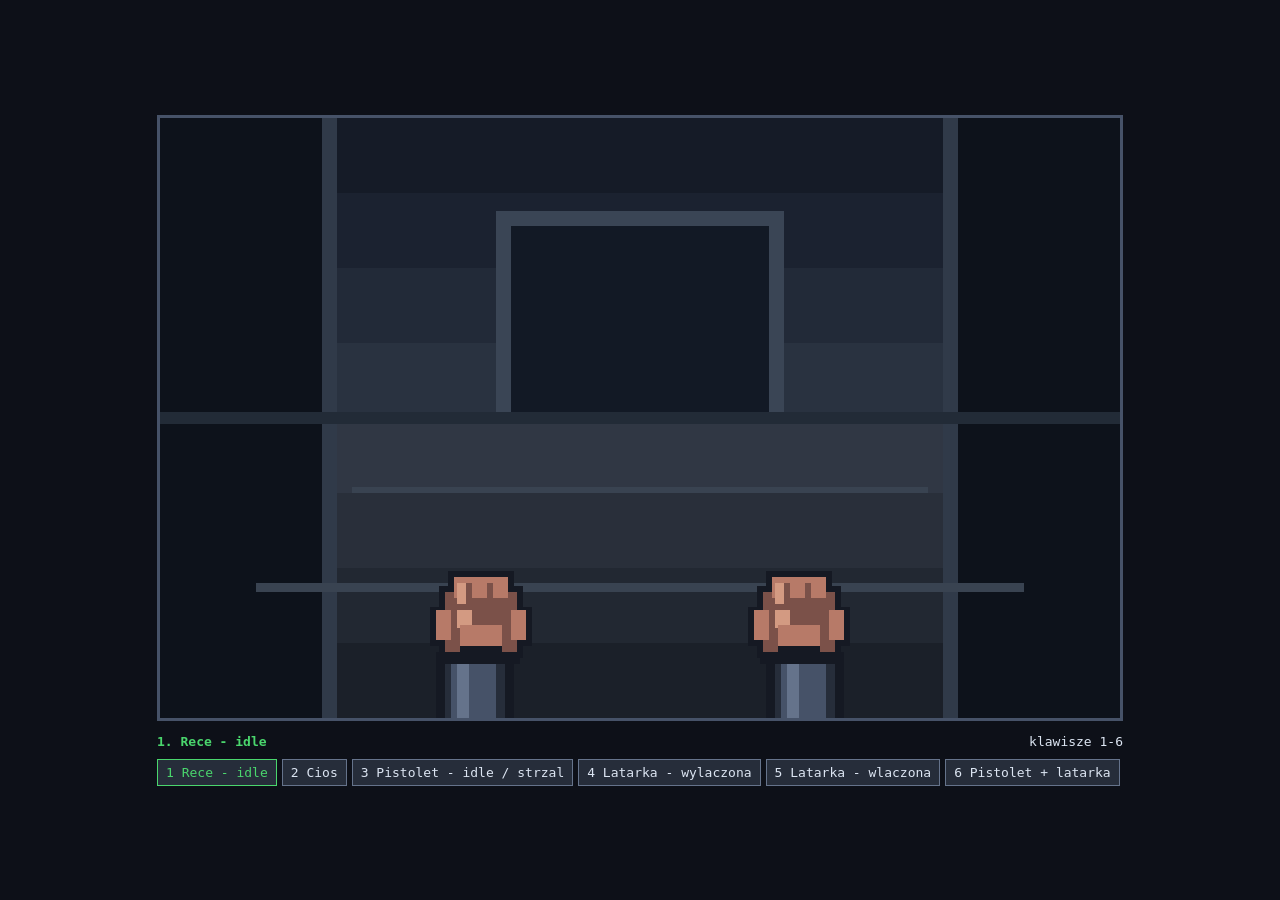
<file: weapon-art-test.html>
<!doctype html>
<html lang="pl">
<head>
  <meta charset="utf-8">
  <meta name="viewport" content="width=device-width, initial-scale=1">
  <title>Test grafiki broni</title>
  <style>
    :root {
      color-scheme: dark;
      font-family: monospace;
    }

    body {
      display: grid;
      place-content: center;
      min-height: 100vh;
      margin: 0;
      background: #0d1018;
      color: #dce5f2;
    }

    canvas {
      width: 960px;
      height: 600px;
      max-width: calc(100vw - 24px);
      max-height: calc((100vw - 24px) * 0.625);
      border: 3px solid #465268;
      image-rendering: pixelated;
      image-rendering: crisp-edges;
    }

    .panel {
      display: flex;
      justify-content: space-between;
      gap: 12px;
      margin-top: 10px;
    }

    #label {
      color: #4ad66d;
      font-weight: bold;
    }

    .buttons {
      display: flex;
      flex-wrap: wrap;
      gap: 5px;
      margin-top: 10px;
    }

    button {
      border: 1px solid #65738b;
      padding: 5px 8px;
      background: #262d3a;
      color: #dce5f2;
      font: inherit;
      cursor: pointer;
    }

    button.active {
      border-color: #4ad66d;
      color: #4ad66d;
    }
  </style>
</head>
<body>
  <main>
    <canvas id="screen" width="320" height="200"></canvas>
    <div class="panel">
      <span id="label"></span>
      <span>klawisze 1-6</span>
    </div>
    <div class="buttons" id="buttons"></div>
  </main>

  <script src="js/weapon-art.js"></script>
  <script>
    'use strict';

    const canvas = document.getElementById('screen');
    const ctx = canvas.getContext('2d');
    const label = document.getElementById('label');
    const buttons = document.getElementById('buttons');
    const W = canvas.width;
    const H = canvas.height;
    const states = [
      'Rece - idle',
      'Cios',
      'Pistolet - idle / strzal',
      'Latarka - wylaczona',
      'Latarka - wlaczona',
      'Pistolet + latarka'
    ];
    let state = 0;
    let selectedAt = performance.now();

    function drawBackground() {
      ctx.fillStyle = '#111722';
      ctx.fillRect(0, 0, W, H);

      // Sufit i sciany sa gradientem z poziomych pasow.
      const ceiling = ['#151b27', '#1b2230', '#222a38', '#293240'];
      const floor = ['#303744', '#292f3a', '#222832', '#1b2029'];
      for (let i = 0; i < 4; i++) {
        ctx.fillStyle = ceiling[i];
        ctx.fillRect(0, i * 25, W, 25);
        ctx.fillStyle = floor[i];
        ctx.fillRect(0, 100 + i * 25, W, 25);
      }

      // Perspektywa korytarza z prostokatow.
      ctx.fillStyle = '#0d121b';
      ctx.fillRect(0, 0, 54, H);
      ctx.fillRect(W - 54, 0, 54, H);
      ctx.fillStyle = '#303a49';
      ctx.fillRect(54, 0, 5, H);
      ctx.fillRect(W - 59, 0, 5, H);
      ctx.fillStyle = '#121925';
      ctx.fillRect(116, 35, 88, 65);
      ctx.fillStyle = '#3a4555';
      ctx.fillRect(112, 31, 96, 5);
      ctx.fillRect(112, 31, 5, 69);
      ctx.fillRect(203, 31, 5, 69);
      ctx.fillStyle = '#222b37';
      ctx.fillRect(0, 98, W, 4);
      ctx.fillStyle = '#394351';
      ctx.fillRect(64, 123, 192, 2);
      ctx.fillRect(32, 155, 256, 3);
    }

    function setState(next) {
      state = (next + states.length) % states.length;
      selectedAt = performance.now();
      label.textContent = (state + 1) + '. ' + states[state];
      document.querySelectorAll('button').forEach((button, index) => {
        button.classList.toggle('active', index === state);
      });
    }

    states.forEach((name, index) => {
      const button = document.createElement('button');
      button.textContent = (index + 1) + ' ' + name;
      button.addEventListener('click', () => setState(index));
      buttons.appendChild(button);
    });

    addEventListener('keydown', (event) => {
      const next = Number(event.key) - 1;
      if (next >= 0 && next < states.length) setState(next);
    });

    function frame(now) {
      if (now - selectedAt > 4000) setState(state + 1);
      const t = now / 1000;
      const bob = Math.round(Math.sin(t * 5) * 3);
      drawBackground();

      if (state === 0) drawHands(ctx, W, H, bob, 0);
      if (state === 1) {
        const punch = (Math.sin(t * 5) + 1) / 2;
        drawHands(ctx, W, H, bob, punch);
      }
      if (state === 2) {
        const shotTime = (t % 1.4) / 1.4;
        const firing = shotTime < 0.16;
        const kick = firing ? Math.round((1 - shotTime / 0.16) * 6) : 0;
        drawPistol(ctx, W, H, kick, firing ? 3 : 0, bob);
      }
      if (state === 3) drawFlashlight(ctx, W, H, false, bob);
      if (state === 4) drawFlashlight(ctx, W, H, true, bob);
      if (state === 5) {
        drawFlashlight(ctx, W, H, true, bob);
        drawPistol(ctx, W - 34, H, 0, 0, bob);
      }

      requestAnimationFrame(frame);
    }

    ctx.imageSmoothingEnabled = false;
    setState(0);
    requestAnimationFrame(frame);
  </script>
</body>
</html>
</file>
<file: style.css>
/* Skala interfejsu: js/render.js ustawia --u (px na jednostke ekranu logicznego 960x600) przy kazdej zmianie rozmiaru okna.
   Rozmiary menu w em, wiec rosna razem z oknem na duzych monitorach i zmniejszaja sie na malych. */
:root { --u: 1px; }
html, body { margin: 0; height: 100%; background: #0d0d12; color: #eee; font-family: monospace; overflow: hidden; }
body { display: flex; align-items: center; justify-content: center; }

#game { position: relative; width: min(100vw, 160vh); aspect-ratio: 960 / 600; background: #000; font-size: max(10px, calc(16 * var(--u))); }
canvas { display: block; width: 100%; height: 100%; image-rendering: pixelated; cursor: crosshair; }

#ui {
  position: absolute; inset: 0; display: flex; align-items: center; justify-content: center;
  background: radial-gradient(circle at 50% 38%, rgba(36, 76, 75, .32), rgba(4, 5, 11, .88) 58%); overflow: auto;
}
#ui[hidden] { display: none; }
#ui::before { content: ''; position: absolute; inset: 0; pointer-events: none; opacity: .16;
  background: repeating-linear-gradient(0deg, transparent 0 3px, rgba(130,255,160,.18) 4px); }

.panel { position: relative; width: min(29em, 92%); max-height: 94%; overflow: auto; padding: 1.5em 1.7em; text-align: center;
  background: linear-gradient(145deg, rgba(25,28,40,.98), rgba(10,12,20,.98)); border: .12em solid #4ad66d; box-sizing: border-box;
  clip-path: polygon(0 1em, 1em 0, calc(100% - 1em) 0, 100% 1em, 100% calc(100% - 1em), calc(100% - 1em) 100%, 1em 100%, 0 calc(100% - 1em));
  box-shadow: inset 0 0 0 .25em rgba(74,214,109,.06), 0 0 2em rgba(74,214,109,.22); }
.panel::after { content: ''; position: absolute; left: 1.7em; right: 1.7em; top: .55em; height: .12em;
  background: linear-gradient(90deg, #4ad66d, #ffe600 55%, transparent); }
h1 { margin: 0 0 .06em; font-family: 'Poppins', sans-serif; font-weight: 700; font-size: 2.7em; line-height: 1.05; letter-spacing: .04em; color: #71f28c;
  text-shadow: .08em .08em 0 #173f29, 0 0 .55em rgba(74,214,109,.48); }
h2 { margin: 0 0 .5em; font-size: 1.6em; }
h3 { margin: .9em 0 .4em; font-size: .95em; color: #aaa; text-transform: uppercase; }
.good { color: #4ad66d; }
.bad { color: #ff6b6b; }
.sub, .foot, .hint { color: #999; font-size: .85em; }
.sub { margin: .45em 0 1em; }
.foot { margin: 1em 0 0; }
.text { text-align: left; font-size: .9em; line-height: 1.45; margin: .5em 0; }
.keys { color: #bbb; }
.stats { line-height: 1.6; color: #ccc; }

button { position: relative; display: block; width: 100%; margin: .52em 0; padding: .72em; font: bold 1em monospace; color: #eee;
  background: linear-gradient(90deg, #202536, #292c40); border: .1em solid #555a73; cursor: pointer; transition: transform .09s, border-color .09s, background .09s;
  clip-path: polygon(0 .55em, .55em 0, calc(100% - .55em) 0, 100% .55em, 100% calc(100% - .55em), calc(100% - .55em) 100%, .55em 100%, 0 calc(100% - .55em)); }
button::before { content: '›'; position: absolute; left: .65em; color: #4ad66d; }
button:hover, button:focus-visible { transform: translateX(.18em); background: linear-gradient(90deg, #263b39, #293444); border-color: #71f28c; outline: none; color: #fff; }
button[data-a="play"] { color: #09110c; background: linear-gradient(90deg, #4ad66d, #91f4a4); border-color: #c8ffd2; text-shadow: none; }
button[data-a="play"]::before { color: #09110c; }

.eyebrow { margin: 0 0 .55em; color: #ffe600; font-size: .72em; font-weight: bold; letter-spacing: .18em; }
.logo-line { width: 72%; height: .16em; margin: .35em auto; background: linear-gradient(90deg, transparent, #4ad66d, #ffe600, transparent); }
.feature-grid { display: grid; grid-template-columns: repeat(3, 1fr); gap: .4em; margin: 0 0 1em; }
.feature-grid span { padding: .4em .2em; color: #9eabc4; background: rgba(89,101,132,.14); border: 1px solid rgba(113,242,140,.25); font-size: .7em; font-weight: bold; letter-spacing: .05em; }

.row { display: flex; align-items: center; justify-content: space-between; gap: .6em; margin: .5em 0; font-size: .9em; text-align: left; }
.row span { flex: 1; }
.row input[type=range] { flex: 1.3; accent-color: #4ad66d; }
.row output { width: 3em; text-align: right; color: #4ad66d; }
.row button.key { width: 10em; margin: 0; padding: .35em; font-size: .85em; }

@media (max-width: 640px) {
  .panel { width: 94%; padding: 1.1em; }
  h1 { font-size: 2.15em; }
  .feature-grid { gap: .25em; }
}

/* przelacznik zamiast domyslnego checkboxa (Wycisz dzwiek) */
input[type="checkbox"] { appearance: none; -webkit-appearance: none; position: relative; width: 3.2em; height: 1.6em; margin: 0; flex: none; cursor: pointer;
  background: #202536; border: .1em solid #555a73; transition: background .12s, border-color .12s;
  clip-path: polygon(0 .35em, .35em 0, calc(100% - .35em) 0, 100% .35em, 100% calc(100% - .35em), calc(100% - .35em) 100%, .35em 100%, 0 calc(100% - .35em)); }
input[type="checkbox"]::after { content: ''; position: absolute; top: .2em; left: .2em; width: 1.05em; height: 1.05em; background: #8a8fa8; transition: left .12s, background .12s; }
input[type="checkbox"]:checked { background: #2a4a35; border-color: #71f28c; }
input[type="checkbox"]:checked::after { left: calc(100% - 1.25em); background: #71f28c; }
input[type="checkbox"]:focus-visible { outline: none; border-color: #ffe600; }
.feature-grid > * { clip-path: polygon(0 .4em, .4em 0, calc(100% - .4em) 0, 100% .4em, 100% calc(100% - .4em), calc(100% - .4em) 100%, .4em 100%, 0 calc(100% - .4em)); }
</file>
